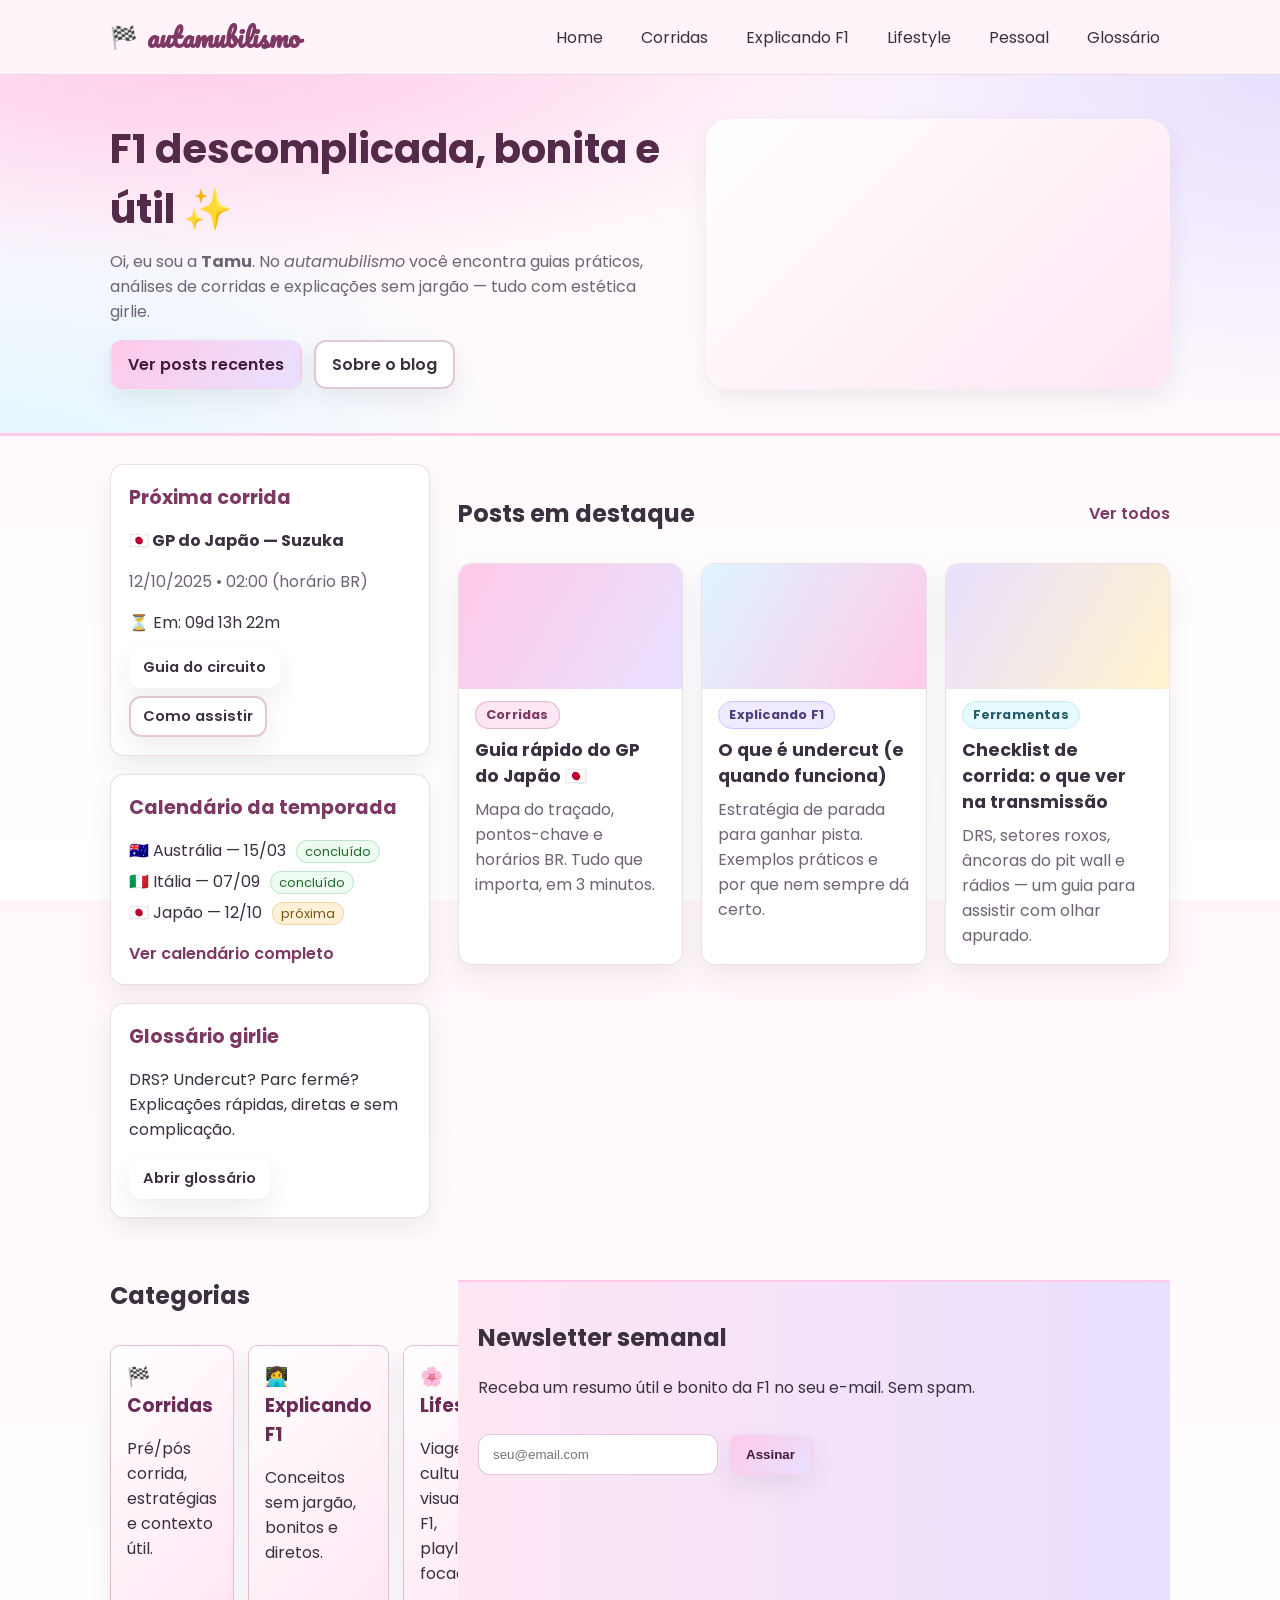
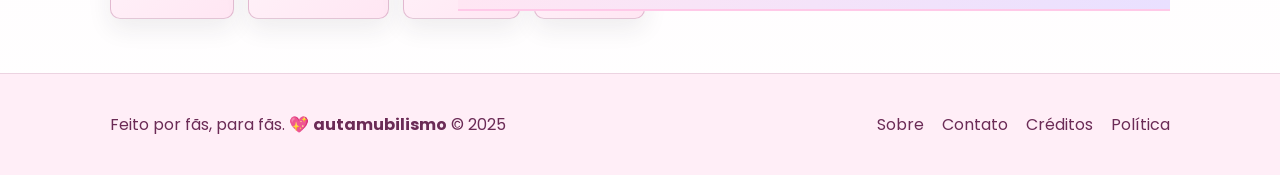
<file: index.html>
<!DOCTYPE html>
<html lang="pt-BR">
<head>
  <meta charset="UTF-8" />
  <meta name="viewport" content="width=device-width, initial-scale=1" />
  <title>autamubilismo — blog da Tamu</title>

  <!-- Fonts -->
  <link rel="preconnect" href="https://fonts.googleapis.com">
  <link rel="preconnect" href="https://fonts.gstatic.com" crossorigin>
  <link href="https://fonts.googleapis.com/css2?family=Poppins:wght@400;600;700&family=Pacifico&display=swap" rel="stylesheet">

  <!-- Styles -->
  <link rel="stylesheet" href="style.css" />
  <meta name="description" content="F1 descomplicada, estética girlie e conteúdo útil. O blog pessoal da Tamu." />
</head>
<body>
  <!-- Skip link -->
  <a class="skip-to-content" href="#conteudo">Pular para o conteúdo</a>

  <!-- Header -->
  <header class="site-header">
    <div class="container header-inner">
      <a class="logo" href="/">
        <span class="logo-mark" aria-hidden="true">🏁</span>
        <span class="logo-text">autamubilismo</span>
      </a>
      <nav class="main-nav" aria-label="menu principal">
        <a href="#">Home</a>
        <a href="#">Corridas</a>
        <a href="#">Explicando F1</a>
        <a href="#">Lifestyle</a>
        <a href="#">Pessoal</a>
        <a href="#">Glossário</a>
      </nav>
    </div>
  </header>

  <!-- Hero -->
  <section class="hero">
    <div class="container hero-inner">
      <div class="hero-copy">
        <h1>F1 descomplicada, bonita e útil ✨</h1>
        <p>Oi, eu sou a <strong>Tamu</strong>. No <em>autamubilismo</em> você encontra guias práticos, análises de corridas e explicações sem jargão — tudo com estética girlie.</p>
        <div class="hero-cta">
          <a class="btn btn-primary" href="#">Ver posts recentes</a>
          <a class="btn btn-ghost" href="#">Sobre o blog</a>
        </div>
      </div>
      <!-- “Imagem” hero: gradient decorativo (sem precisar de arquivo) -->
      <div class="hero-art" role="img" aria-label="Ilustração abstrata de pista de corrida em cores pastel"></div>
    </div>
  </section>

  <main id="conteudo" class="container">

    <!-- Sidebar utilitária (mobile vira bloco) -->
    <aside class="side-cards">
      <article class="card next-race" aria-labelledby="proxima-corrida">
        <h2 id="proxima-corrida">Próxima corrida</h2>
        <p class="race-title">🇯🇵 GP do Japão — Suzuka</p>
        <p class="race-meta">12/10/2025 • 02:00 (horário BR)</p>
        <p class="race-count">⏳ Em: <span data-countdown>09d 13h 22m</span></p>
        <div class="card-actions">
          <a class="btn btn-small" href="#">Guia do circuito</a>
          <a class="btn btn-small btn-ghost" href="#">Como assistir</a>
        </div>
      </article>

      <article class="card mini-calendar" aria-labelledby="calendario">
        <h2 id="calendario">Calendário da temporada</h2>
        <ul class="mini-list">
          <li>🇦🇺 Austrália — 15/03 <span class="tag done">concluído</span></li>
          <li>🇮🇹 Itália — 07/09 <span class="tag done">concluído</span></li>
          <li>🇯🇵 Japão — 12/10 <span class="tag next">próxima</span></li>
        </ul>
        <a class="link" href="#">Ver calendário completo</a>
      </article>

      <article class="card glossary" aria-labelledby="glossario">
        <h2 id="glossario">Glossário girlie</h2>
        <p>DRS? Undercut? Parc fermé? Explicações rápidas, diretas e sem complicação.</p>
        <a class="btn btn-small" href="#">Abrir glossário</a>
      </article>
    </aside>

    <!-- Posts em destaque -->
    <section class="section" aria-labelledby="destaques">
      <div class="section-head">
        <h2 id="destaques">Posts em destaque</h2>
        <a class="link" href="#">Ver todos</a>
      </div>

      <div class="post-grid">
        <!-- Card 1 -->
        <article class="post-card">
          <a class="post-thumb" href="#" aria-label="Abrir post Guia rápido do GP do Japão">
            <div class="thumb thumb-1"></div>
          </a>
          <div class="post-meta">
            <span class="pill">Corridas</span>
          </div>
          <h3 class="post-title"><a href="#">Guia rápido do GP do Japão 🇯🇵</a></h3>
          <p class="post-excerpt">Mapa do traçado, pontos-chave e horários BR. Tudo que importa, em 3 minutos.</p>
        </article>

        <!-- Card 2 -->
        <article class="post-card">
          <a class="post-thumb" href="#" aria-label="Abrir post O que é undercut">
            <div class="thumb thumb-2"></div>
          </a>
          <div class="post-meta">
            <span class="pill pill-edu">Explicando F1</span>
          </div>
          <h3 class="post-title"><a href="#">O que é undercut (e quando funciona)</a></h3>
          <p class="post-excerpt">Estratégia de parada para ganhar pista. Exemplos práticos e por que nem sempre dá certo.</p>
        </article>

        <!-- Card 3 -->
        <article class="post-card">
          <a class="post-thumb" href="#" aria-label="Abrir post Checklist de transmissão">
            <div class="thumb thumb-3"></div>
          </a>
          <div class="post-meta">
            <span class="pill pill-tools">Ferramentas</span>
          </div>
          <h3 class="post-title"><a href="#">Checklist de corrida: o que ver na transmissão</a></h3>
          <p class="post-excerpt">DRS, setores roxos, âncoras do pit wall e rádios — um guia para assistir com olhar apurado.</p>
        </article>
      </div>
    </section>

    <!-- Categorias (blocos) -->
    <section class="section cats" aria-labelledby="cats">
      <div class="section-head">
        <h2 id="cats">Categorias</h2>
      </div>
      <div class="cat-grid">
        <a class="cat-card" href="#">
          <h3>🏁 Corridas</h3>
          <p>Pré/pós corrida, estratégias e contexto útil.</p>
        </a>
        <a class="cat-card" href="#">
          <h3>👩‍💻 Explicando F1</h3>
          <p>Conceitos sem jargão, bonitos e diretos.</p>
        </a>
        <a class="cat-card" href="#">
          <h3>🌸 Lifestyle</h3>
          <p>Viagens, cultura visual da F1, playlists focadas.</p>
        </a>
        <a class="cat-card" href="#">
          <h3>✍️ Pessoal</h3>
          <p>Crônicas e a tua voz olhando pro esporte.</p>
        </a>
      </div>
    </section>

    <!-- Newsletter -->
    <section class="newsletter" aria-labelledby="news">
      <div class="newsletter-inner">
        <div>
          <h2 id="news">Newsletter semanal</h2>
          <p>Receba um resumo útil e bonito da F1 no seu e-mail. Sem spam.</p>
        </div>
        <form class="form-inline" action="#" method="post">
          <label class="sr-only" for="email">E-mail</label>
          <input id="email" type="email" placeholder="seu@email.com" required>
          <button class="btn btn-primary" type="submit">Assinar</button>
        </form>
      </div>
    </section>

  </main>

  <!-- Footer -->
  <footer class="site-footer">
    <div class="container foot-inner">
      <p>Feito por fãs, para fãs. 💖 <strong>autamubilismo</strong> © 2025</p>
      <nav aria-label="rodapé">
        <a href="#">Sobre</a>
        <a href="#">Contato</a>
        <a href="#">Créditos</a>
        <a href="#">Política</a>
      </nav>
    </div>
  </footer>
</body>
</html>
</file>
<file: style.css>
/* ====== Design tokens (cores & medidas) ====== */
:root{
  --pink:#FFC9E8;
  --pink-2:#FFE6F3;
  --lilac:#E9E0FF;
  --babyblue:#DFF5FF;
  --butter:#FFF4CC;
  --ink:#2B2230;
  --text:#3A3040;
  --muted:#6E6473;
  --bg:#FFF7FB;
  --card:#FFFFFF;
  --ring: rgba(171, 98, 140, .35);

  --radius:14px;
  --radius-sm:10px;
  --shadow: 0 10px 24px rgba(43,34,48,.08);
  --container: 1100px;
}

/* ====== Base ====== */
*{ box-sizing: border-box }
html,body{ height:100% }
body{
  margin:0;
  font-family: "Poppins", system-ui, -apple-system, Segoe UI, Roboto, sans-serif;
  color:var(--text);
  background:linear-gradient(180deg,var(--bg),#fff);
  -webkit-font-smoothing:antialiased;
  text-rendering: optimizeLegibility;
}
img{ max-width:100%; display:block }
a{ color:inherit; text-decoration:none }
a:hover{ text-decoration:underline }
.container{ width:min(100%, var(--container)); margin-inline:auto; padding-inline:20px }

/* Acessibilidade */
.skip-to-content{
  position:absolute; left:-9999px; top:auto;
}
.skip-to-content:focus{
  left: 16px; top: 16px; background:#000; color:#fff; padding:8px 12px; border-radius:8px;
}
.sr-only{
  position:absolute !important; width:1px;height:1px;padding:0;margin:-1px;overflow:hidden;clip:rect(0,0,0,0);white-space:nowrap;border:0;
}

/* ====== Header ====== */
.site-header{
  position:sticky; top:0; z-index:10;
  backdrop-filter: blur(6px);
  background: color-mix(in oklab, white 80%, var(--pink) 20%);
  border-bottom: 1px solid color-mix(in oklab, var(--pink) 30%, #000 5%);
}
.header-inner{
  display:flex; align-items:center; justify-content:space-between;
  padding:14px 20px;
}
.logo{ display:flex; align-items:center; gap:10px; font-weight:700 }
.logo-mark{ font-size:22px }
.logo-text{
  font-family:"Pacifico", cursive;
  font-size:26px; color:#7E3864; letter-spacing:.2px;
}
.main-nav{ display:flex; gap:18px; flex-wrap:wrap }
.main-nav a{ padding:6px 10px; border-radius:8px }
.main-nav a:hover{ background:var(--pink-2) }

/* ====== Hero ====== */
.hero{
  background: radial-gradient(1200px 400px at 15% -10%, var(--pink) 0%, transparent 60%),
              radial-gradient(900px 600px at 100% 0%, var(--lilac) 0%, transparent 60%),
              radial-gradient(900px 600px at 0% 120%, var(--babyblue) 0%, transparent 60%);
  border-bottom: 3px solid var(--pink);
}
.hero-inner{
  display:grid; grid-template-columns: 1.1fr .9fr; gap:28px;
  padding-block: 44px;
}
.hero-copy h1{ margin:0 0 10px; font-size:clamp(26px, 3.5vw, 40px); color:#542A49 }
.hero-copy p{ margin:0 0 16px; color:var(--muted) }
.hero-cta{ display:flex; gap:12px; flex-wrap:wrap }

.btn{
  display:inline-flex; align-items:center; justify-content:center;
  padding:10px 16px; border-radius:12px; border:2px solid transparent;
  font-weight:600; box-shadow: var(--shadow);
}
.btn:hover{ text-decoration:none; transform: translateY(-1px) }
.btn-primary{ background: linear-gradient(135deg,var(--pink),var(--lilac)); color:#421c3b }
.btn-ghost{ background: #fff; border-color: var(--ring) }
.btn-small{ padding:8px 12px; font-size:.92rem }

.hero-art{
  min-height: 220px; border-radius: 22px;
  background:
    linear-gradient(135deg, #fff, var(--pink-2)),
    conic-gradient(from 210deg at 70% 30%, var(--babyblue), var(--lilac), var(--pink));
  box-shadow: var(--shadow);
}

/* ====== Layout principal ====== */
main.container{
  display:grid; grid-template-columns: 320px 1fr; gap:28px; padding-block: 28px;
}
.side-cards{ display:flex; flex-direction:column; gap:18px }

/* Cards utilitários */
.card{
  background:var(--card); border-radius: var(--radius);
  padding:18px; box-shadow: var(--shadow); border:1px solid color-mix(in oklab, var(--pink) 25%, #000 6%);
}
.card h2{ margin:0 0 8px; font-size:1.2rem; color:#7E3864 }
.race-title{ font-weight:700 }
.race-meta{ color:var(--muted) }
.race-count{ margin:6px 0 12px }
.card-actions{ display:flex; gap:8px; flex-wrap:wrap }
.mini-list{ list-style:none; padding-left:0; display:grid; gap:6px }
.tag{
  font-size:.8rem; padding:2px 8px; border-radius:999px; margin-left:6px;
  background:var(--pink-2); color:#7E3864; border:1px solid var(--ring);
}
.tag.done{ background:#eefbf0; color:#1f6b2e; border-color:#bfe2c7 }
.tag.next{ background:#fff1d8; color:#7a5613; border-color:#edd7a7 }

/* Section head */
.section{ margin-block:12px 26px }
.section-head{ display:flex; align-items:center; justify-content:space-between; margin-bottom:12px }
.link{ color:#7E3864; font-weight:600 }

/* Post grid */
.post-grid{
  display:grid; gap:18px;
  grid-template-columns: repeat(12, 1fr);
}
.post-card{
  grid-column: span 4; background:var(--card); border-radius: var(--radius);
  overflow:hidden; box-shadow: var(--shadow);
  border:1px solid color-mix(in oklab, var(--pink) 20%, #000 6%);
  transition: transform .15s ease;
}
.post-card:hover{ transform: translateY(-2px) }
.post-thumb{ display:block }
.thumb{
  aspect-ratio: 16 / 9;
  background: linear-gradient(120deg, var(--pink-2), var(--babyblue));
}
.thumb-1{ background: linear-gradient(120deg, var(--pink), var(--lilac)) }
.thumb-2{ background: linear-gradient(120deg, var(--babyblue), var(--pink)) }
.thumb-3{ background: linear-gradient(120deg, var(--lilac), var(--butter)) }
.post-meta{ padding:12px 16px 0 }
.pill{
  display:inline-block; font-size:.8rem; font-weight:700; letter-spacing:.2px;
  padding:4px 10px; border-radius:999px; background:var(--pink-2); color:#7E3864;
  border:1px solid var(--ring);
}
.pill-edu{ background:#efeaff; color:#4b3f7c; border-color:#cfc4ff }
.pill-tools{ background:#e6fbff; color:#255c69; border-color:#c7eef5 }
.post-title{ margin:8px 16px; font-size:1.1rem }
.post-title a{ text-decoration:none }
.post-excerpt{ margin:0 16px 16px; color:var(--muted) }

/* Categorias */
.cats .cat-grid{
  display:grid; gap:14px; grid-template-columns: repeat(4, 1fr);
}
.cat-card{
  display:block; padding:16px; border-radius: var(--radius-sm);
  background: linear-gradient(135deg, #fff, var(--pink-2));
  border:1px solid var(--ring); box-shadow: var(--shadow);
  transition: transform .15s ease;
}
.cat-card:hover{ transform: translateY(-2px) }
.cat-card h3{ margin:0 0 6px; color:#6b2b56 }

/* Newsletter */
.newsletter{
  margin-block: 34px;
  background: linear-gradient(90deg, var(--pink-2), var(--lilac));
  border-top: 2px solid var(--pink);
  border-bottom: 2px solid var(--pink);
}
.newsletter-inner{
  width:min(100%, var(--container)); margin-inline:auto; padding:18px 20px;
  display:flex; align-items:center; justify-content:space-between; gap:18px; flex-wrap:wrap;
}
.form-inline{ display:flex; gap:10px; flex-wrap:wrap }
.form-inline input{
  padding:12px 14px; border-radius:12px; border:1.5px solid var(--ring); min-width:240px;
}

/* Footer */
.site-footer{
  padding:22px 0; color:#6b2b56; background: #ffeef7;
  border-top: 1px solid color-mix(in oklab, var(--pink) 25%, #000 6%);
}
.foot-inner{ display:flex; align-items:center; justify-content:space-between; gap:16px; flex-wrap:wrap }
.site-footer nav a{ margin-left:14px }

/* ====== Responsividade ====== */
@media (max-width: 980px){
  .hero-inner{ grid-template-columns: 1fr; }
  main.container{ grid-template-columns: 1fr; }
  .post-card{ grid-column: span 6 }
  .cats .cat-grid{ grid-template-columns: repeat(2, 1fr) }
}
@media (max-width: 640px){
  .post-card{ grid-column: span 12 }
  .main-nav{ display:none } /* simples: esconde menu longo em telas pequenas */
  .newsletter-inner{ align-items:flex-start }
}
</file>
